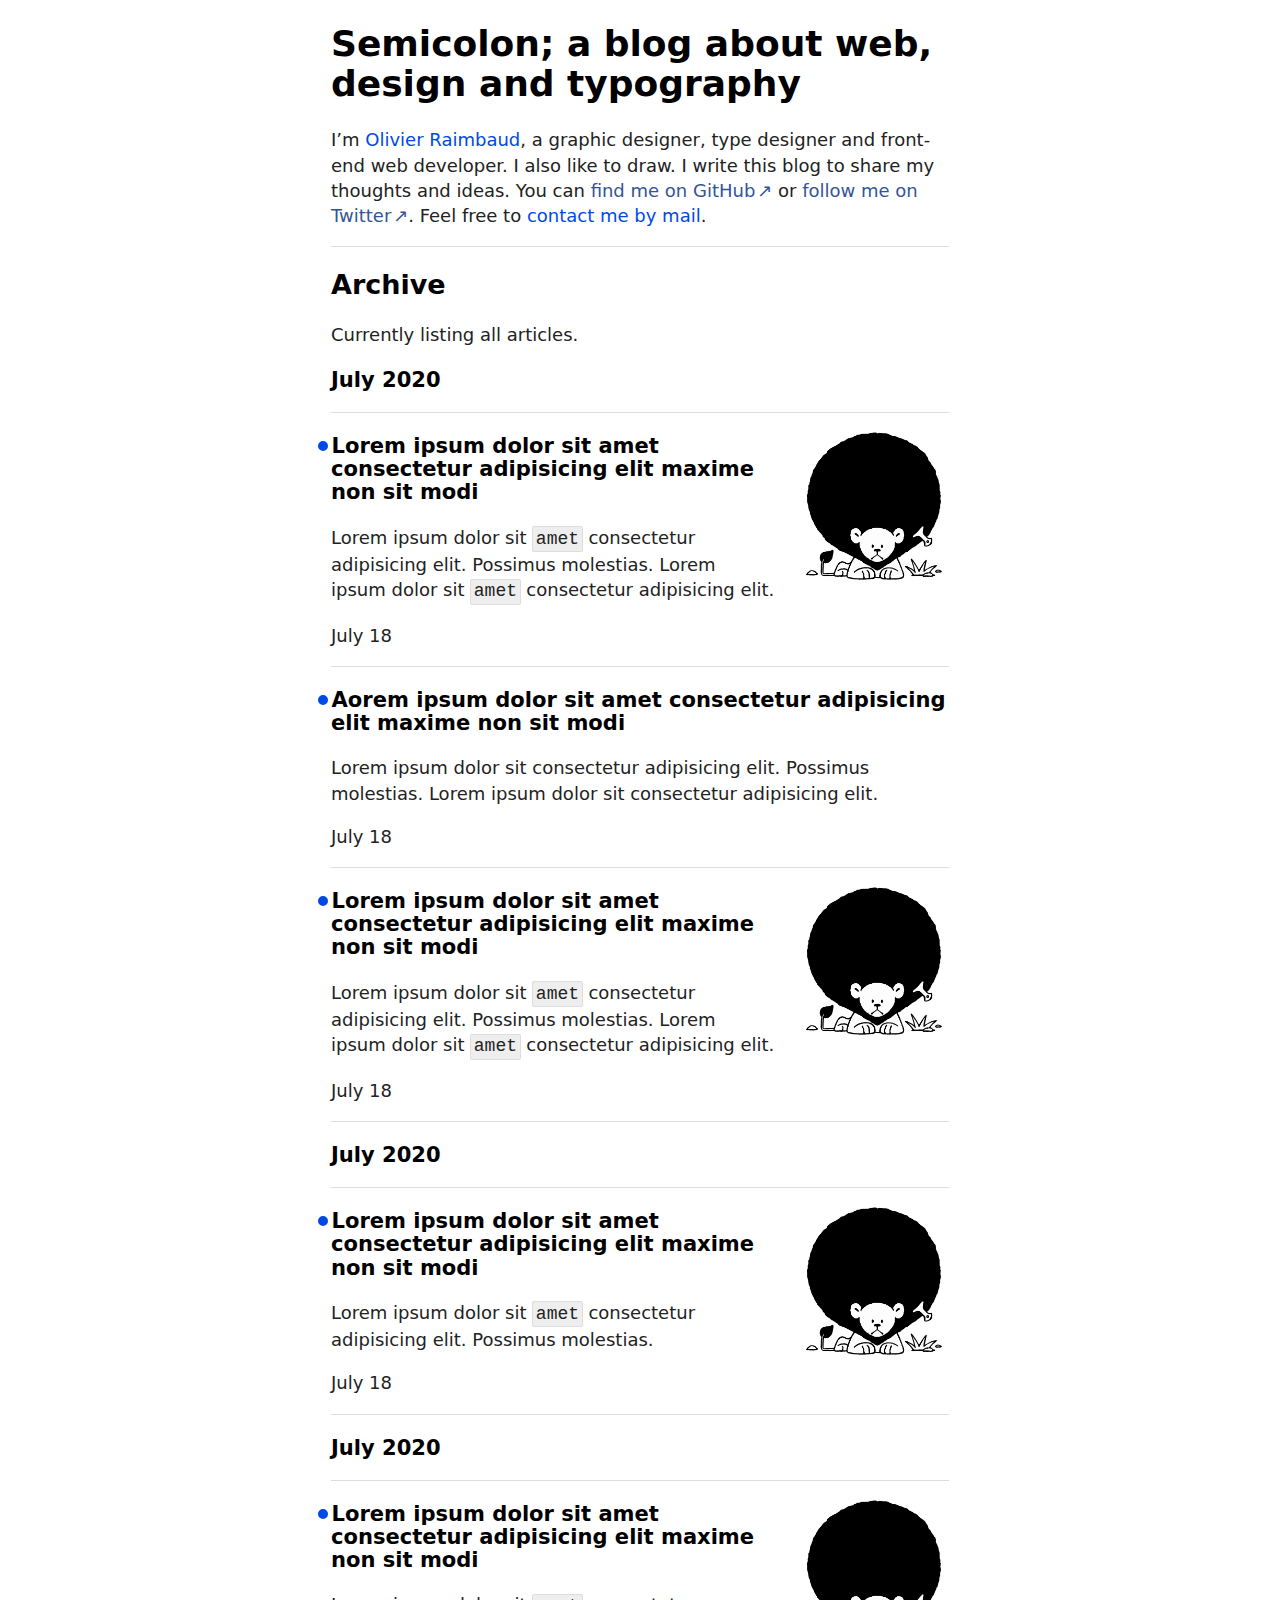
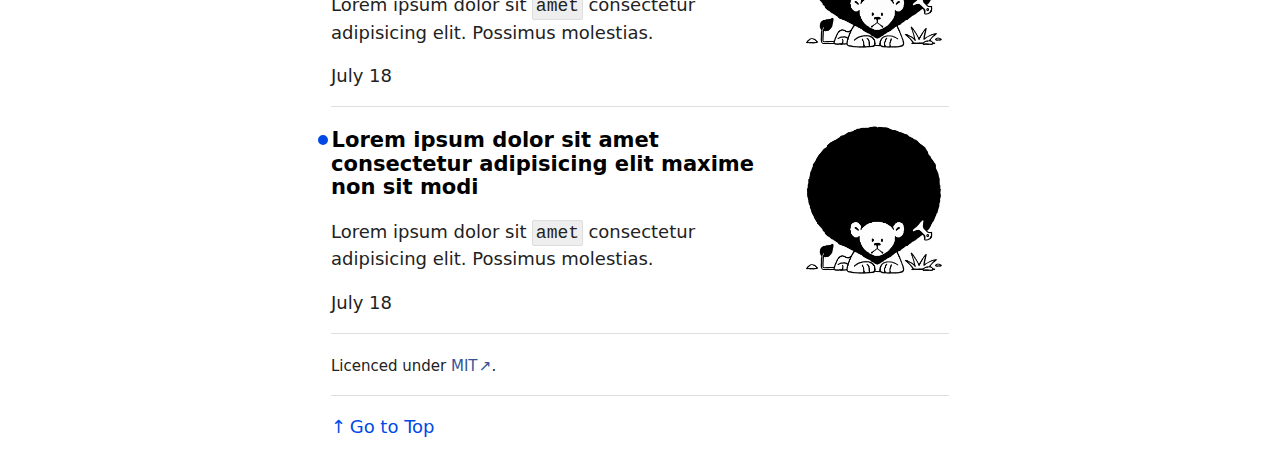
<file: index.html>
<!DOCTYPE html>
<html lang="en">

<head>
  <meta charset="UTF-8">
  <meta name="viewport" content="width=device-width, initial-scale=1.0">
  <title>Semicolon; a blog about web, design and typography</title>
  <meta name="description" content="Description">
  <meta name="author" content="Olivier Raimbaud">
  <link rel="stylesheet" href="style.css?v=1.12">
  <meta name="robots" content="noindex, nofollow">
</head>

<body>
  <header>
    <h1>Semicolon; a blog about web, design and typography</h1>
    <p>I’m <a href="https://olivier.raimbaud.net">Olivier Raimbaud</a>, a graphic designer, type designer and front-end web developer. I&nbsp;also like to draw. I write this blog to share my thoughts and ideas. You can <a href="" target="_blank" rel="noopener noreferrer">find me on GitHub</a> or <a href="" target="_blank" rel="noopener noreferrer">follow me on Twitter</a>. Feel free to <a href="mailto:olivier@raimbaud.net">contact me by mail</a>.</p>
  </header>
  <main id="archive">
    <h2>Archive</h2>
    <p>Currently listing all articles.</p>
    <ul>
      <li>
        <h3>July 2020</h3>
        <ul>
          <li>
            <a href="/blog/article.html">
              <span>
                <p><img src="illu.gif" width="573" height="573" alt="Article" loading="lazy"></p>
              </span>
              <span>
                <h3>Lorem ipsum dolor sit amet consectetur adipisicing elit maxime non sit modi</h3>
                <p>Lorem ipsum dolor sit <code>amet</code> consectetur adipisicing elit. Possimus molestias. Lorem ipsum dolor sit <code>amet</code> consectetur adipisicing elit.</p>
                <p><time>July 18</time></p>
              </span>
            </a>
          </li>
          <li>
            <a href="/test4">
              <span>
                <h3>Aorem ipsum dolor sit amet consectetur adipisicing elit maxime non sit modi</h3>
                <p>Lorem ipsum dolor sit consectetur adipisicing elit. Possimus molestias. Lorem ipsum dolor sit consectetur adipisicing elit.</p>
                <p><time>July 18</time></p>
              </span>
            </a>
          </li>
          <li>
            <a href="/test5">
              <span>
                <p><img src="illu.gif" width="573" height="573" alt="Article" loading="lazy"></p>
              </span>
              <span>
                <h3>Lorem ipsum dolor sit amet consectetur adipisicing elit maxime non sit modi</h3>
                <p>Lorem ipsum dolor sit <code>amet</code> consectetur adipisicing elit. Possimus molestias. Lorem ipsum dolor sit <code>amet</code> consectetur adipisicing elit.</p>
                <p><time>July 18</time></p>
              </span>
            </a>
          </li>
        </ul>
      </li>
      <li>
        <h3>July 2020</h3>
        <ul>
          <li>
            <a href="/">
              <span>
                <p><img src="illu.gif" width="573" height="573" alt="Article" loading="lazy"></p>
              </span>
              <span>
                <h3>Lorem ipsum dolor sit amet consectetur adipisicing elit maxime non sit modi</h3>
                <p>Lorem ipsum dolor sit <code>amet</code> consectetur adipisicing elit. Possimus molestias.</p>
                <p><time>July 18</time></p>
              </span>
            </a>
          </li>
        </ul>
      </li>
      <li>
        <h3>July 2020</h3>
        <ul>
          <li>
            <a href="/test6">
              <span>
                <p><img src="illu.gif" width="573" height="573" alt="Article" loading="lazy"></p>
              </span>
              <span>
                <h3>Lorem ipsum dolor sit amet consectetur adipisicing elit maxime non sit modi</h3>
                <p>Lorem ipsum dolor sit <code>amet</code> consectetur adipisicing elit. Possimus molestias.</p>
                <p><time>July 18</time></p>
              </span>
            </a>
          </li>
          <li>
            <a href="/">
              <span>
                <p><img src="illu.gif" width="573" height="573" alt="Article" loading="lazy"></p>
              </span>
              <span>
                <h3>Lorem ipsum dolor sit amet consectetur adipisicing elit maxime non sit modi</h3>
                <p>Lorem ipsum dolor sit <code>amet</code> consectetur adipisicing elit. Possimus molestias.</p>
                <p><time>July 18</time></p>
              </span>
            </a>
          </li>
        </ul>
      </li>
    </ul>
  </main>
  <footer>
    <p><small>Licenced under <a href="" target="_blank">MIT</a>.</small></p>
    <hr>
    <p><a href="#top">Go to Top</a></p>
  </footer>
</body>

</html>
</file>
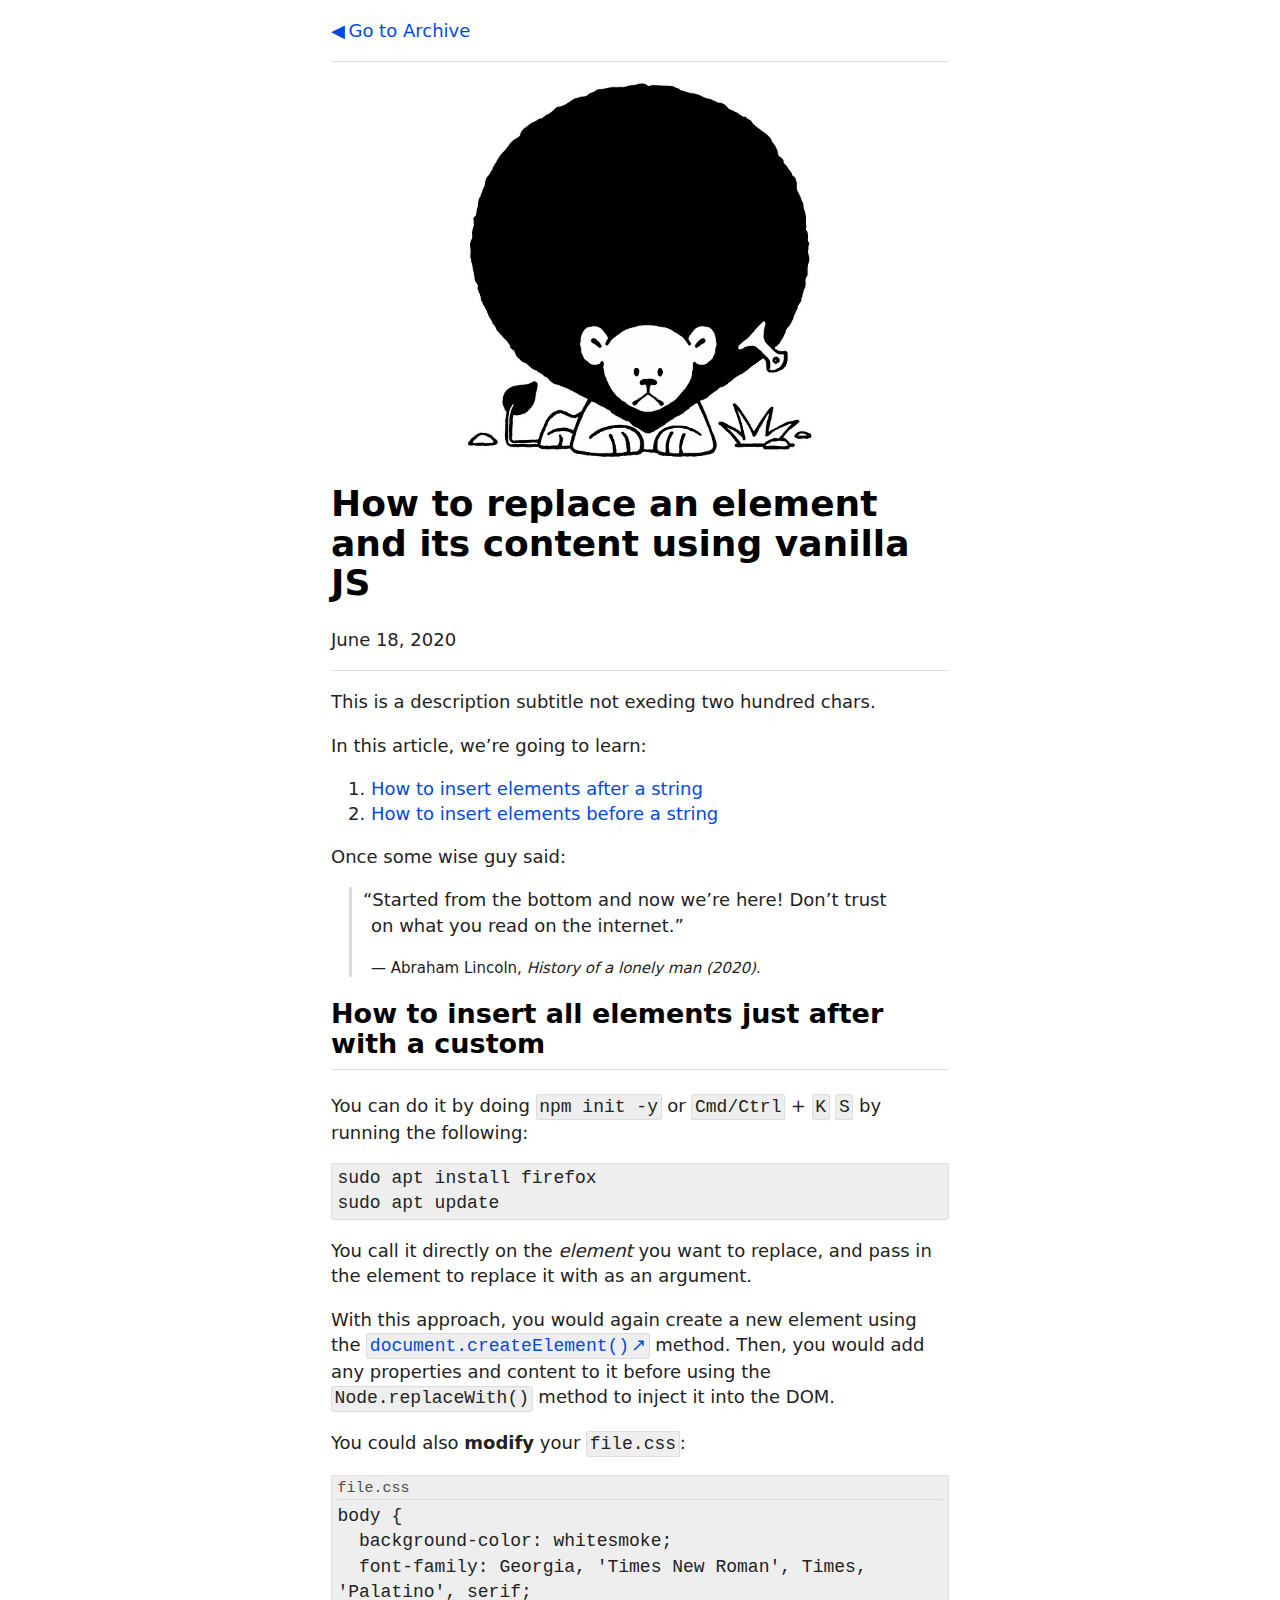
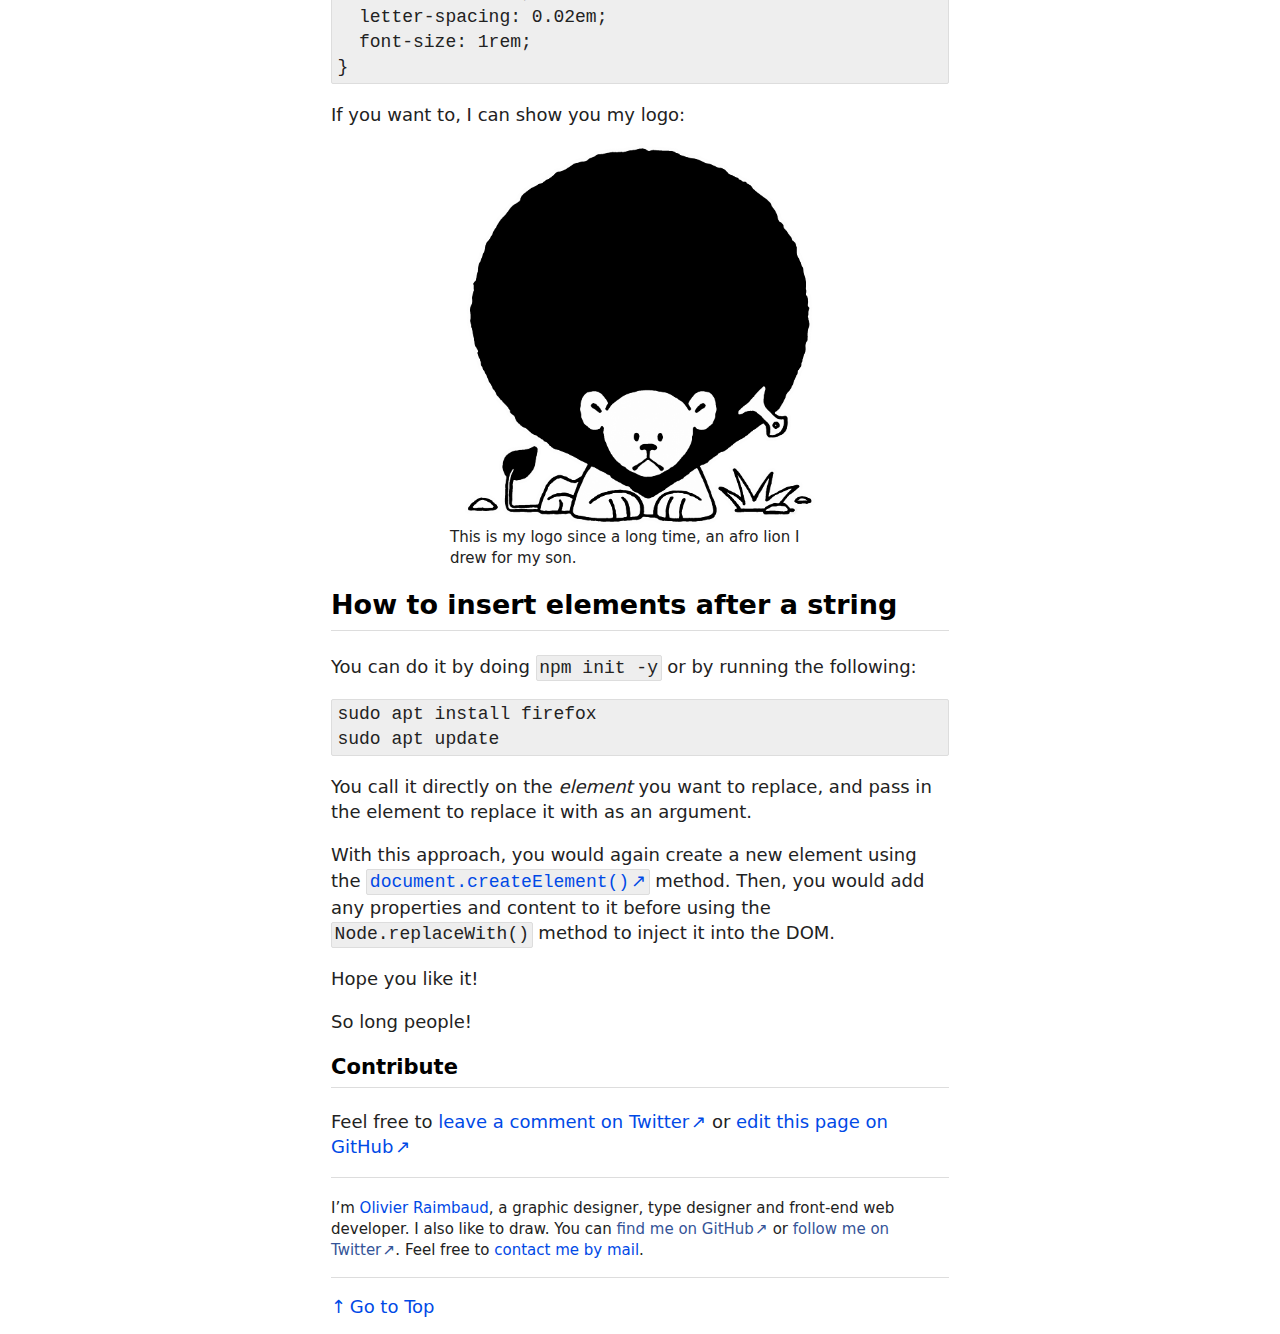
<file: article.html>
<!DOCTYPE html>
<html lang="en">

<head>
  <meta charset="UTF-8">
  <meta name="viewport" content="width=device-width, initial-scale=1.0">
  <title>How to replace an element and its content using vanilla JS</title>
  <meta name="description" content="This is a description subtitle not exeding two hundred chars.">
  <meta name="author" content="Olivier Raimbaud">
  <link rel="stylesheet" href="style.css?v=1.11">
  <meta name="robots" content="noindex, nofollow">
</head>

<body>
  <nav>
    <p><a href="/blog">Go to Archive</a></p>
    <hr>
  </nav>
  <header>
    <figure>
      <img src="illu.gif" alt="Mon logo">
    </figure>
    <h1>How to replace an element and its content using vanilla JS</h1>
    <p><time>June 18, 2020</time></p>
  </header>
  <article>
    <p>This is a description subtitle not exeding two hundred chars.</p>
    <p>In this article, we’re going to learn:</p>
    <nav>
      <ol>
        <li><a href="#insert-before">How to insert elements after a string</a></li>
        <li><a href="#">How to insert elements before a string</a></li>
      </ol>
    </nav>
    <p>Once some wise guy said:</p>
    <blockquote>
      <p>“Started from the bottom and now we’re here! Don’t trust on what you read on the internet.”</p>
      <footer>
        <small>&mdash; Abraham Lincoln, <cite>History of a lonely man (2020).</cite></small>
      </footer>
    </blockquote>
    <h2 id="insert-before">How to insert all elements just after with a custom</h2>
    <p>You can do it by doing <code>npm init -y</code> or <kbd>Cmd/Ctrl</kbd> + <kbd>K</kbd> </span><kbd>S</kbd> by running the following:</p>
    <pre><code>sudo apt install firefox
sudo apt update</code></pre>
    <p>You call it directly on the <em>element</em> you want to replace, and pass in the element to replace it with as an argument.</p>
    <p>With this approach, you would again create a new element using the <code><a href="#test" target="_blank" rel="noopener noreferrer">document.createElement()</a></code> method. Then, you would add any properties and content to it before using the <code>Node.replaceWith()</code> method to inject it into the DOM.</p>
    <p>You could also <strong>modify</strong> your <code>file.css</code>:</p>
    <pre data-pre="file.css"><code class="language-css">body {
  background-color: whitesmoke;
  font-family: Georgia, 'Times New Roman', Times, 'Palatino', serif;
  letter-spacing: 0.02em;
  font-size: 1rem;
}</code></pre>
    <p>If you want to, I can show you my logo:</p>
    <figure>
      <img src="illu.gif" alt="Mon logo">
      <figcaption><small>This is my logo since a long time, an afro lion I drew for my son.</small></figcaption>
    </figure>
    <h2 id="insert-before">How to insert elements after a string</h2>
    <p>You can do it by doing <code>npm init -y</code> or by running the following:</p>
    <pre><code>sudo apt install firefox
sudo apt update</code></pre>
    <p>You call it directly on the <em>element</em> you want to replace, and pass in the element to replace it with as an argument.</p>
    <p>With this approach, you would again create a new element using the <code><a href="#test" target="_blank" rel="noopener noreferrer">document.createElement()</a></code> method. Then, you would add any properties and content to it before using the <code>Node.replaceWith()</code> method to inject it into the DOM.</p>
    <p>Hope you like it!</p>
    <p>So long people!</p>
    <footer>
      <h3>Contribute</h3>
      <p>Feel free to <a href="#" target="_blank" rel="noopener noreferrer">leave a comment on Twitter</a> or <a href="#" target="_blank" rel="noopener noreferrer">edit this page on GitHub</a></p>
    </footer>
  </article>
  <footer id="about">
    <hr>
    <p>
      <small>I’m <a href="https://olivier.raimbaud.net">Olivier Raimbaud</a>, a graphic designer, type designer and front-end web developer. I&nbsp;also like to draw. You can <a href="" target="_blank" rel="noopener noreferrer">find me on GitHub</a> or <a href="" target="_blank" rel="noopener noreferrer">follow me on Twitter</a>. Feel free to <a href="mailto:olivier@raimbaud.net">contact me by mail</a>.</small>
    </p>
    <hr>
    <p><a href="#top">Go to Top</a></p>
  </footer>
</body>

</html>
</file>
<file: style.css>
html {
  -webkit-text-size-adjust: 100%;
}

body {
  font-family: system-ui, -apple-system, BlinkMacSystemFont, 'Segoe UI', Roboto, Oxygen, Ubuntu, Cantarell, 'Open Sans', 'Helvetica Neue', sans-serif;
  -moz-osx-font-smoothing: grayscale;
  -webkit-font-smoothing: antialiased;
  line-height: 1.4;
  margin: 16px auto 24px;
  max-width: 650px;
  padding: 0 16px;
  font-size: 18px;
  color: #222;
  box-sizing: border-box;
}

body>nav a::before {
  content: "◀";
  display: inline;
  padding-right: 0.2em;
}

a[href="#top"]::before {
  content: "↑";
  display: inline;
  padding-right: 0.2em;
}

a[target]::after {
  content: "↗";
  display: inline;
  padding-left: 0.1em;
}

h1,
h2,
h3 {
  color: initial;
  line-height: 1.1;
}

body>header,
article h2,
article h3,
#about h3,
hr {
  border: 0;
  border-bottom: solid 1px #ddd;
}

article h2,
article h3,
#about h3 {
  padding-bottom: 0.4em;
}

blockquote>footer,
figcaption,
#about p {
  line-height: initial;
}

pre,
:not(pre)>code::before,
kbd::before {
  box-sizing: border-box;
  background-color: #eee;
  border-radius: 2px;
  border: solid 1px #ddd;
}

pre {
  white-space: pre-wrap;
  padding: 0.1em 0.3em 0.15em;
}

pre[data-pre]::before {
  content: attr(data-pre);
  display: block;
  color: #4e4e4e;
  font-size: smaller;
  border-bottom: solid 1px #ddd;
  margin-bottom: 4px;
}

code,
kbd {
  font-family: ui-monospace, "SF Mono", "Menlo", "Lucida Console", Monaco, monospace;
  display: inline-block;
}

:not(pre)>code,
kbd {
  line-height: 1;
  padding: 0.2em 0.2em 0.25em;
}

blockquote>p,
blockquote>footer,
:not(pre)>code,
kbd {
  position: relative;
}

:not(pre)>code::before,
kbd::before {
  content: " ";
  position: absolute;
  width: 100%;
  height: 100%;
  top: 0;
  left: 0;
  z-index: -1;
}

a {
  text-decoration: none;
  color: #0049e6;
}

a:visited {
  color: #345498;
}

a:hover {
  text-decoration: underline;
}

blockquote>p {
  text-indent: -0.45em;
}

blockquote>p::before,
blockquote>footer::before {
  content: " ";
  position: absolute;
  left: -22px;
  top: 0;
  bottom: 0;
  border-left: solid 3px #ddd;
}

blockquote>p::before {
  bottom: -1em;
}

img {
  display: block;
  height: auto;
}

img,
figcaption {
  width: 380px;
  max-width: 100%;
  margin: 0 auto;
}

/* Archive */

#archive ul {
  list-style: none;
  margin: 0;
  padding: 0;
}

#archive li ul {
  border-bottom: solid 1px #ddd;
}

#archive li li {
  border-top: solid 1px #ddd;
}

#archive a {
  display: inline-block;
  position: relative;
  color: inherit;
}

#archive a::before {
  content: " ";
  position: absolute;
  top: -1px;
  left: -16px;
  right: -16px;
  bottom: -1px;
  z-index: -2;
}

#archive a:hover {
  text-decoration: none;
}

#archive a:hover::before {
  background-color: #f3f3f3;
}

#archive img {
  width: 30vw;
  margin-left: 1.5rem;
  max-width: 150px;
}

#archive a h3::before {
  content: " ";
  box-sizing: border-box;
  display: inline-block;
  vertical-align: middle;
  border: solid 0.25em;
  border-radius: 100%;
  margin: -0.1em 0.15em 0 -0.6em;
}

#archive a:not(:visited) h3::before {
  color: #0049e6;
}

#archive a:visited h3::before {
  color: #fff;
}

#archive a:hover:visited h3::before {
  color: #f3f3f3;
}

#archive a>* {
  display: block;
}

#archive a>*:first-child:not(:only-child) {
  float: right;
}

@media (prefers-color-scheme: dark) {
  body {
    background-color: #000;
    color: #ddd;
  }

  h1,
  h2,
  h3 {
    color: #fff;
  }

  body>header,
  article h2,
  article h3,
  #about h3,
  hr,
  blockquote>p::before,
  blockquote>footer::before,
  pre[data-pre]::before,
  kbd {
    border-color: #333;
  }

  pre,
  :not(pre)>code::before,
  kbd:before {
    background-color: #222;
    border-color: #444;
  }

  pre[data-pre]::before {
    color: #acacac;
  }

  a {
    color: #579aff;
  }

  a:visited {
    color: #869fc6;
  }

  /* Archive */

  #archive li ul,
  #archive li li {
    border-color: #333;
  }

  #archive a:hover::before {
    background-color: #252525;
  }

  #archive a:not(:visited) h3::before {
    color: #579aff;
  }

  #archive a:visited h3::before {
    color: #000;
  }

  #archive a:hover:visited h3::before {
    color: #252525
  }
}
</file>
